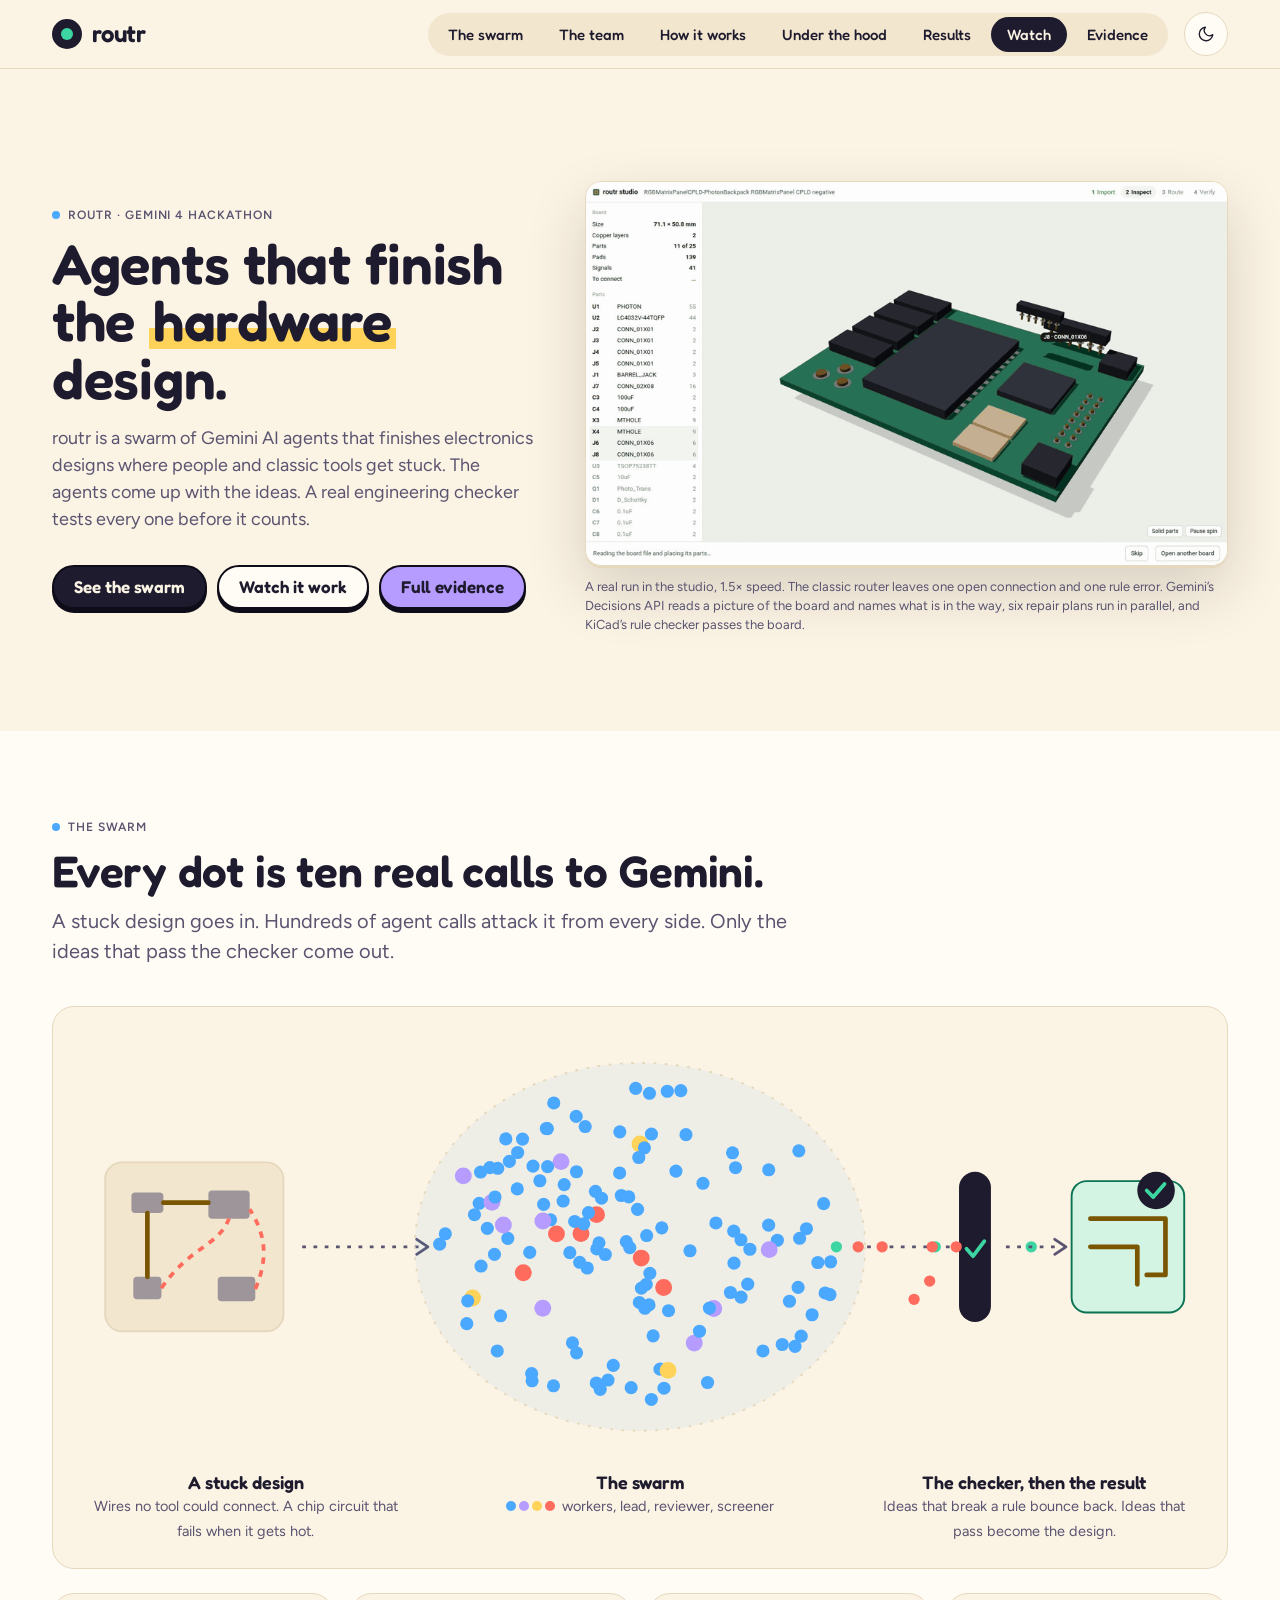
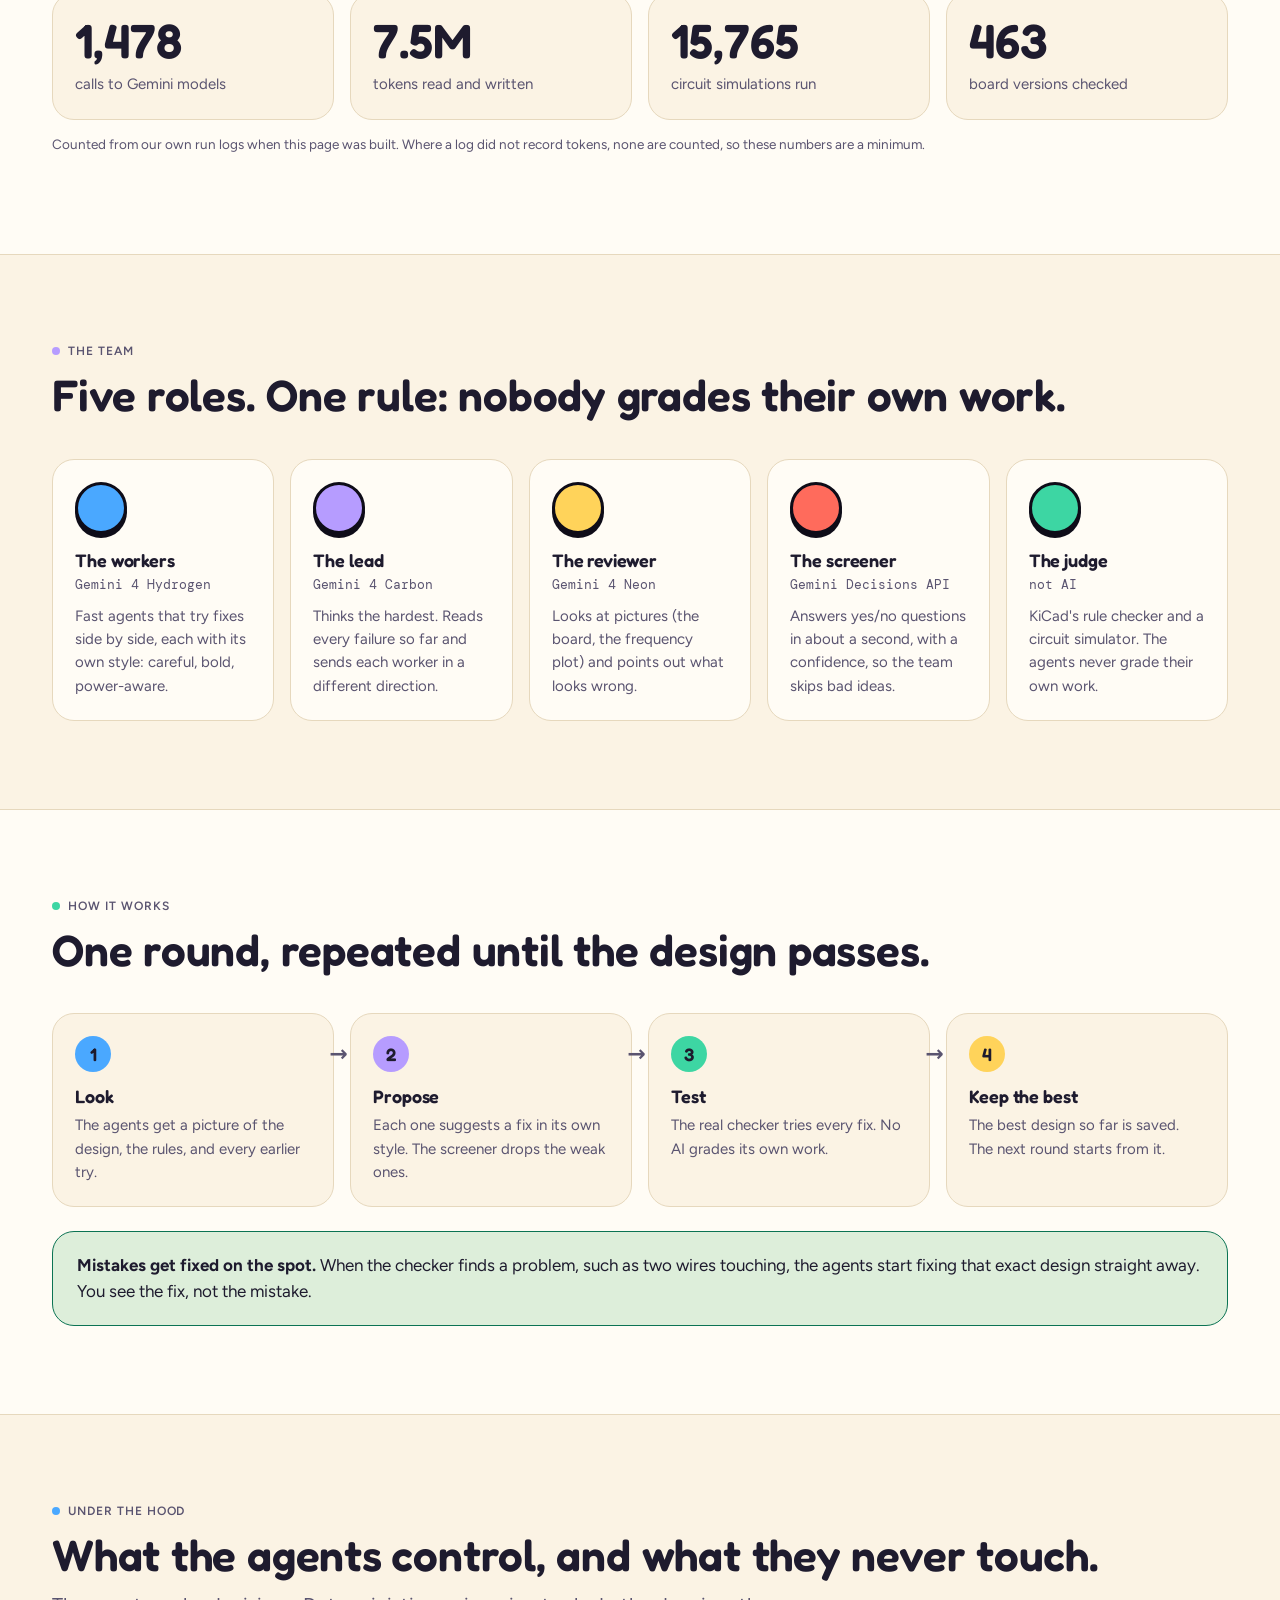
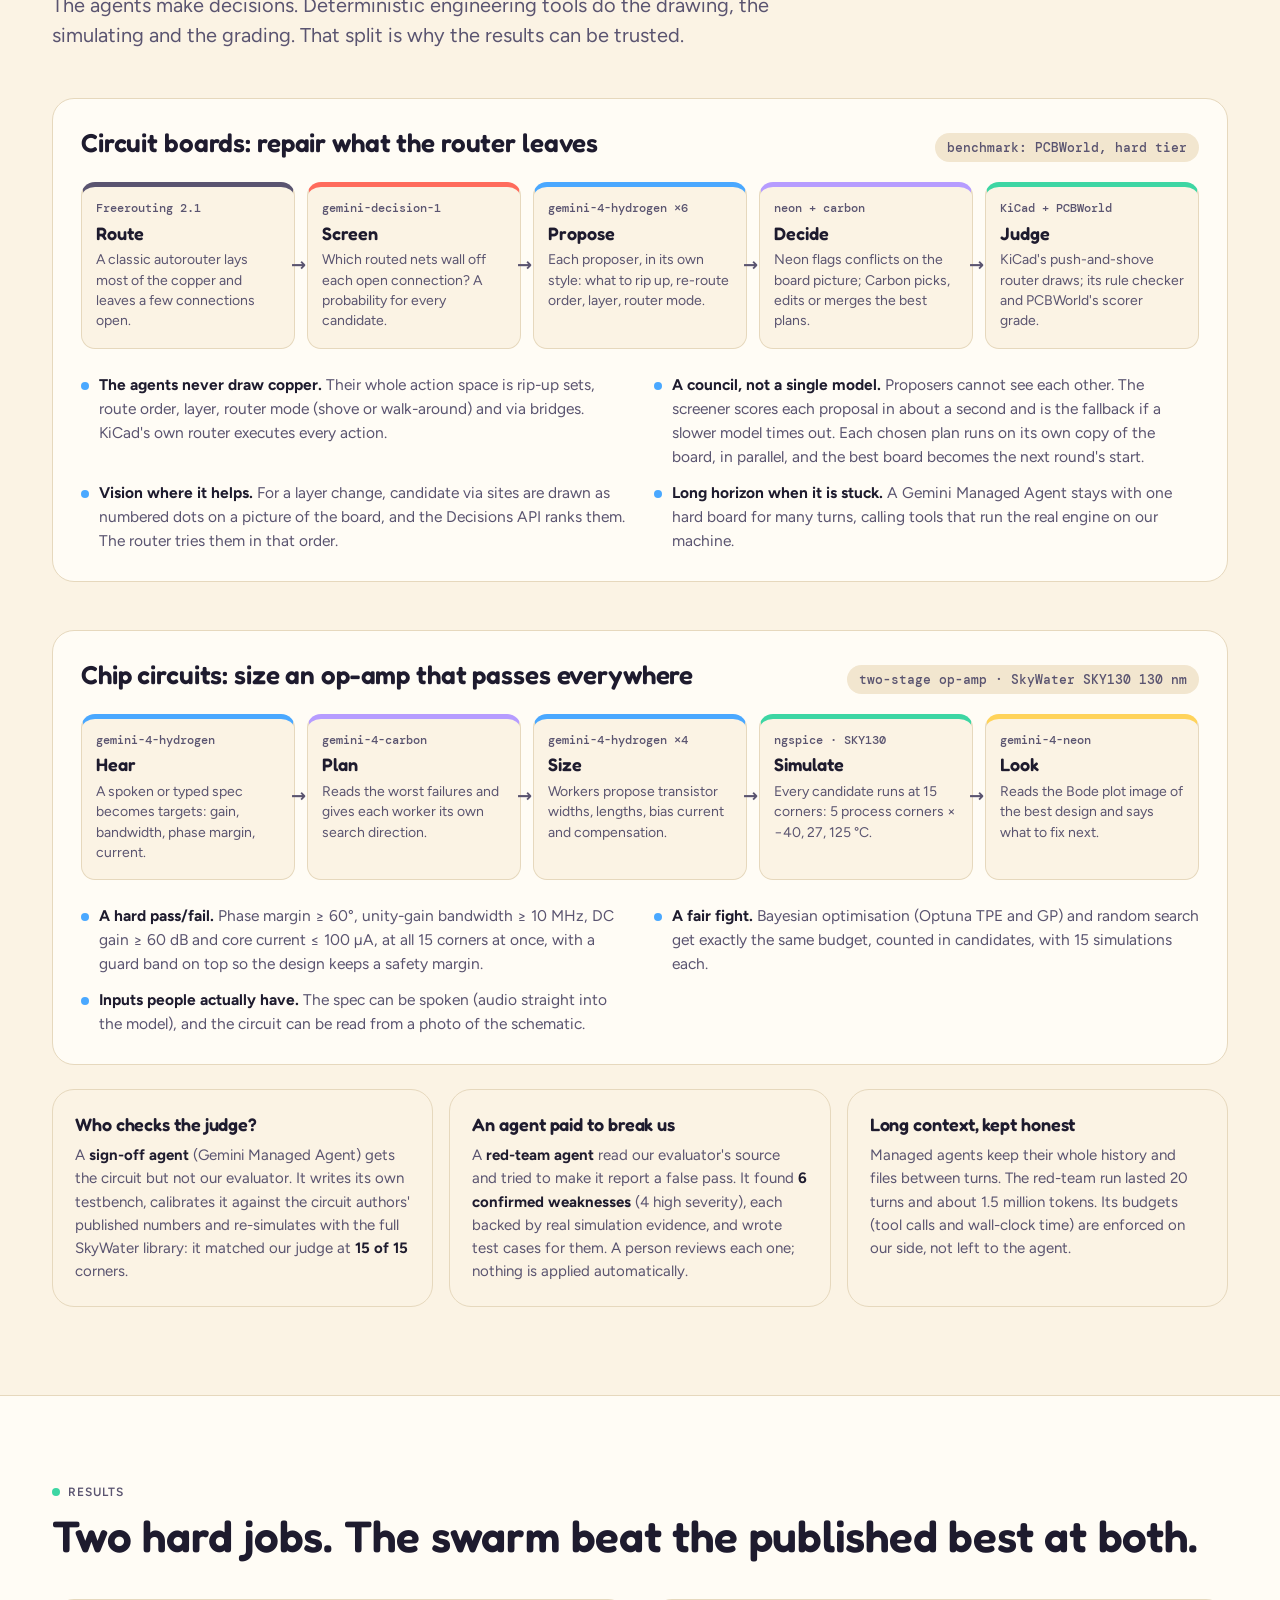
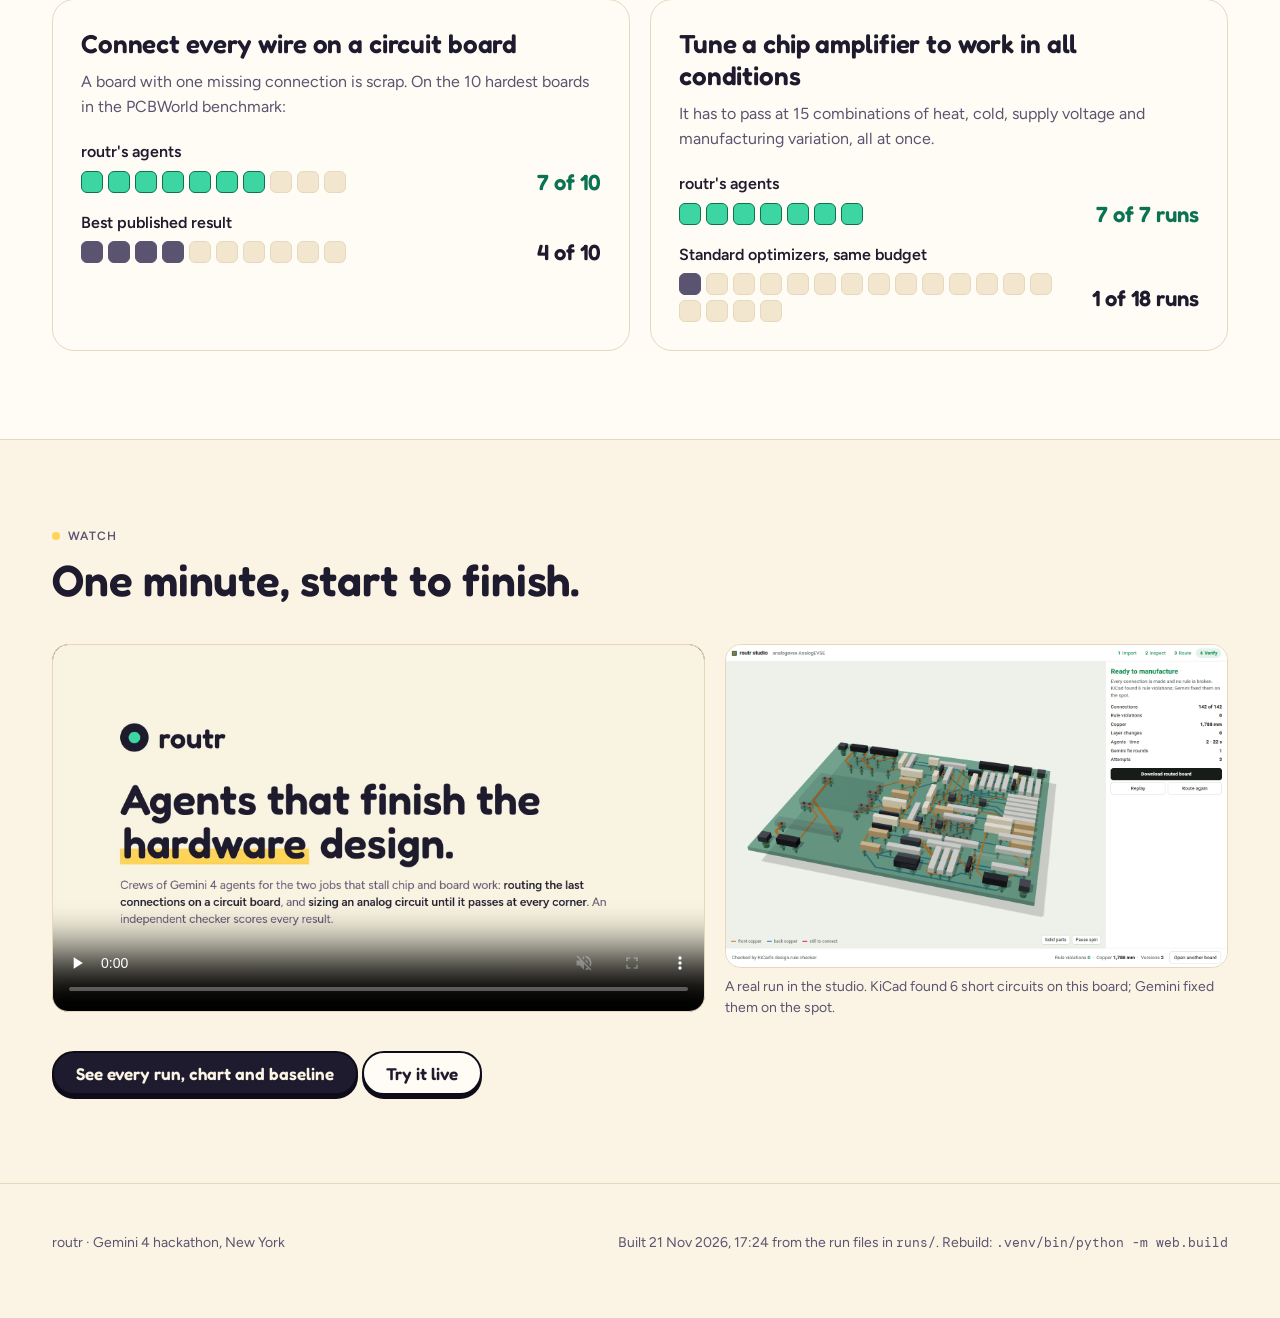
<file: index.html>
<!doctype html>
<html lang="en"><head><meta charset="utf-8"><meta name="viewport" content="width=device-width,initial-scale=1">
<title>routr</title>
<meta name="description" content="A swarm of Gemini AI agents that finishes electronics designs. Agents propose, a real checker decides.">
<link rel="preconnect" href="https://fonts.googleapis.com"><link rel="preconnect" href="https://fonts.gstatic.com" crossorigin>
<link rel="stylesheet" href="https://fonts.googleapis.com/css2?family=DM+Mono:wght@400;500&family=Figtree:wght@400;600&family=Fredoka:wght@500;600&display=swap"><link rel="stylesheet" href="style.css">
</head><body>
<nav class="top"><div class="wrap">
  <a class="brand" href="index.html"><i></i><span>routr</span></a>
  <div class="tabs"><a href="#swarm">The swarm</a><a href="#team">The team</a><a href="#how">How it works</a><a href="#tech">Under the hood</a><a href="#results">Results</a><a href="#watch">Watch</a><a href="evidence.html">Evidence</a></div>
  <button class="themebtn" aria-label="Switch light or dark theme"><svg viewBox="0 0 24 24" fill="none" stroke="currentColor" stroke-width="1.8" stroke-linecap="round" stroke-linejoin="round"><path d="M21 12.8A9 9 0 1 1 11.2 3a7 7 0 0 0 9.8 9.8z"/></svg></button>
</div></nav>

<header class="hero simple" id="top">
  <div class="wrap split"><div class="herotext">
    <div class="eyebrow"><span class="dot" style="background:var(--sky)"></span>routr · Gemini 4 hackathon</div>
    <h1>Agents that finish the <em>hardware</em> design.</h1>
    <p class="lede">routr is a swarm of Gemini AI agents that finishes electronics designs where people and classic
      tools get stuck. The agents come up with the ideas. A real engineering checker tests every one before it counts.</p>
    <div class="cta"><a class="btn main" href="#swarm">See the swarm</a><a class="btn paper" href="#watch">Watch it work</a>
      <a class="btn lilac" href="evidence.html">Full evidence</a></div>
  </div><figure class="shot herogif"><img src="img/shots/studio_route.gif" alt="The routr studio routing a circuit board: the classic router lays copper, Gemini screens what blocks the last connection, repair plans run, and KiCad marks it ready to manufacture"><figcaption>A real run in the studio, 1.5× speed. The classic router leaves one open connection and one rule error. Gemini’s Decisions API reads a picture of the board and names what is in the way, six repair plans run in parallel, and KiCad’s rule checker passes the board.</figcaption></figure></div>
</header>

<section class="band alt" id="swarm">
  <div class="wrap">
    <div class="sechead"><div><div class="eyebrow"><span class="dot" style="background:var(--sky)"></span>The swarm</div>
      <h2>Every dot is ten real calls to Gemini.</h2>
      <p class="lede">A stuck design goes in. Hundreds of agent calls attack it from every side. Only the ideas that pass the
        checker come out.</p></div></div>
    <div class="swarmfig">
      <svg class="swarm" viewBox="0 0 1200 460" role="img" aria-label="A stuck design goes into a swarm of
 136 dots, one per ten Gemini calls; ideas leave the swarm for a checker, and only checked ones become the finished design.">
  <g class="stuck">
    <rect x="30" y="140" width="190" height="180" rx="18" class="board"/>
    <rect x="58" y="172" width="34" height="22" rx="4" class="s-part"/><rect x="150" y="262" width="40" height="26" rx="4" class="s-part"/>
    <rect x="140" y="170" width="44" height="30" rx="4" class="s-part"/><rect x="60" y="262" width="30" height="24" rx="4" class="s-part"/>
    <path d="M92 183 H140" class="wire"/><path d="M75 262 V194" class="wire"/>
    <path d="M90 274 C120 230 150 230 162 200" class="s-open"/><path d="M190 275 C205 240 200 215 184 190" class="s-open"/>
  </g>
  <path d="M240 230 H370" class="s-flow"/><path d="M362 222 L374 230 L362 238" class="s-head"/>
  <ellipse cx="600" cy="230" rx="240" ry="196" class="cloud"/>
  <circle class="s-dot sky" cx="621.3" cy="360.4" r="7" style="animation-delay:-4.92s;animation-duration:7.46s"/><circle class="s-dot sky" cx="504.7" cy="201.2" r="7" style="animation-delay:-2.15s;animation-duration:7.54s"/><circle class="s-dot sky" cx="460.8" cy="138.9" r="7" style="animation-delay:-1.40s;animation-duration:5.94s"/><circle class="s-dot sky" cx="638.3" cy="149.3" r="7" style="animation-delay:-0.02s;animation-duration:5.68s"/><circle class="s-dot sky" cx="543.8" cy="252.6" r="7" style="animation-delay:-5.72s;animation-duration:6.76s"/><circle class="s-dot sky" cx="606.7" cy="270.0" r="7" style="animation-delay:-4.06s;animation-duration:4.22s"/><circle class="s-dot sky" cx="771.8" cy="325.2" r="7" style="animation-delay:-5.25s;animation-duration:7.19s"/><circle class="s-dot coral" cx="553.7" cy="195.7" r="9" style="animation-delay:-0.62s;animation-duration:6.54s"/><circle class="s-dot sky" cx="474.8" cy="115.2" r="7" style="animation-delay:-2.04s;animation-duration:4.21s"/><circle class="s-dot sky" cx="428.6" cy="183.6" r="7" style="animation-delay:-0.15s;animation-duration:7.50s"/><circle class="s-dot sky" cx="649.0" cy="110.5" r="7" style="animation-delay:-1.51s;animation-duration:5.39s"/><circle class="s-dot sky" cx="541.6" cy="101.8" r="7" style="animation-delay:-5.09s;animation-duration:7.97s"/><circle class="s-dot sky" cx="585.4" cy="224.5" r="7" style="animation-delay:-0.52s;animation-duration:4.41s"/><circle class="s-dot sky" cx="532.3" cy="150.0" r="7" style="animation-delay:-4.97s;animation-duration:4.65s"/><circle class="s-dot sky" cx="612.2" cy="109.8" r="7" style="animation-delay:-3.26s;animation-duration:4.11s"/><circle class="s-dot sky" cx="612.1" cy="392.7" r="7" style="animation-delay:-5.18s;animation-duration:6.78s"/><circle class="s-dot sky" cx="497.3" cy="184.7" r="7" style="animation-delay:-1.00s;animation-duration:7.09s"/><circle class="s-dot sky" cx="614.0" cy="324.9" r="7" style="animation-delay:-1.98s;animation-duration:4.89s"/><circle class="s-dot sky" cx="751.6" cy="334.1" r="7" style="animation-delay:-4.91s;animation-duration:6.96s"/><circle class="s-dot sky" cx="482.5" cy="236.0" r="7" style="animation-delay:-2.13s;animation-duration:4.12s"/><circle class="s-dot lilac" cx="496.4" cy="295.5" r="9" style="animation-delay:-5.74s;animation-duration:5.79s"/><circle class="s-dot sky" cx="795.7" cy="184.0" r="7" style="animation-delay:-1.32s;animation-duration:4.91s"/><circle class="s-dot sky" cx="469.6" cy="129.5" r="7" style="animation-delay:-3.74s;animation-duration:7.60s"/><circle class="s-dot sky" cx="746.4" cy="223.0" r="7" style="animation-delay:-3.92s;animation-duration:7.20s"/><circle class="s-dot butter" cx="421.5" cy="284.6" r="9" style="animation-delay:-5.46s;animation-duration:7.13s"/><circle class="s-dot sky" cx="707.6" cy="222.5" r="7" style="animation-delay:-1.07s;animation-duration:7.16s"/><circle class="s-dot sky" cx="528.0" cy="332.3" r="7" style="animation-delay:-5.83s;animation-duration:5.58s"/><circle class="s-dot sky" cx="557.6" cy="381.9" r="7" style="animation-delay:-4.35s;animation-duration:4.68s"/><circle class="s-dot sky" cx="447.9" cy="341.0" r="7" style="animation-delay:-5.88s;animation-duration:6.63s"/><circle class="s-dot sky" cx="535.7" cy="246.5" r="7" style="animation-delay:-0.79s;animation-duration:4.06s"/><circle class="s-dot sky" cx="802.5" cy="280.9" r="7" style="animation-delay:-3.16s;animation-duration:7.73s"/><circle class="s-dot sky" cx="571.5" cy="356.4" r="7" style="animation-delay:-4.96s;animation-duration:4.84s"/><circle class="s-dot sky" cx="493.3" cy="159.6" r="7" style="animation-delay:-1.44s;animation-duration:6.35s"/><circle class="s-dot lilac" cx="496.5" cy="202.5" r="9" style="animation-delay:-0.79s;animation-duration:7.64s"/><circle class="s-dot coral" cx="537.1" cy="215.8" r="9" style="animation-delay:-3.50s;animation-duration:7.62s"/><circle class="s-dot sky" cx="565.9" cy="372.0" r="7" style="animation-delay:-3.01s;animation-duration:6.13s"/><circle class="s-dot sky" cx="610.1" cy="66.4" r="7" style="animation-delay:-2.64s;animation-duration:4.73s"/><circle class="s-dot sky" cx="459.1" cy="221.0" r="7" style="animation-delay:-4.35s;animation-duration:6.23s"/><circle class="s-dot sky" cx="525.2" cy="236.2" r="7" style="animation-delay:-3.33s;animation-duration:7.14s"/><circle class="s-dot sky" cx="430.6" cy="250.5" r="7" style="animation-delay:-1.49s;animation-duration:5.11s"/><circle class="s-dot sky" cx="717.1" cy="232.6" r="7" style="animation-delay:-3.37s;animation-duration:7.04s"/><circle class="s-dot sky" cx="777.4" cy="210.7" r="7" style="animation-delay:-3.68s;animation-duration:6.02s"/><circle class="s-dot sky" cx="605.2" cy="295.5" r="7" style="animation-delay:-2.71s;animation-duration:6.13s"/><circle class="s-dot sky" cx="590.6" cy="380.1" r="7" style="animation-delay:-4.20s;animation-duration:7.51s"/><circle class="s-dot sky" cx="625.6" cy="380.7" r="7" style="animation-delay:-5.04s;animation-duration:4.55s"/><circle class="s-dot sky" cx="437.3" cy="210.3" r="7" style="animation-delay:-0.44s;animation-duration:4.96s"/><circle class="s-dot sky" cx="416.4" cy="287.6" r="7" style="animation-delay:-4.70s;animation-duration:7.59s"/><circle class="s-dot sky" cx="451.4" cy="303.5" r="7" style="animation-delay:-3.96s;animation-duration:4.57s"/><circle class="s-dot sky" cx="556.3" cy="225.7" r="7" style="animation-delay:-5.94s;animation-duration:7.33s"/><circle class="s-dot lilac" cx="454.4" cy="206.7" r="9" style="animation-delay:-3.09s;animation-duration:5.36s"/><circle class="s-dot sky" cx="469.2" cy="168.3" r="7" style="animation-delay:-4.33s;animation-duration:4.08s"/><circle class="s-dot sky" cx="623.2" cy="209.8" r="7" style="animation-delay:-0.11s;animation-duration:5.33s"/><circle class="s-dot sky" cx="653.3" cy="234.2" r="7" style="animation-delay:-0.39s;animation-duration:7.94s"/><circle class="s-dot sky" cx="430.1" cy="150.3" r="7" style="animation-delay:-0.24s;animation-duration:7.12s"/><circle class="s-dot sky" cx="501.3" cy="104.0" r="7" style="animation-delay:-2.53s;animation-duration:7.65s"/><circle class="s-dot sky" cx="737.2" cy="147.9" r="7" style="animation-delay:-0.90s;animation-duration:7.68s"/><circle class="s-dot sky" cx="630.4" cy="298.1" r="7" style="animation-delay:-0.54s;animation-duration:4.23s"/><circle class="s-dot sky" cx="680.9" cy="204.6" r="7" style="animation-delay:-0.43s;animation-duration:7.75s"/><circle class="s-dot lilac" cx="657.8" cy="332.6" r="9" style="animation-delay:-0.50s;animation-duration:7.42s"/><circle class="s-dot sky" cx="580.1" cy="175.3" r="7" style="animation-delay:-3.32s;animation-duration:7.71s"/><circle class="s-dot sky" cx="500.2" cy="103.9" r="7" style="animation-delay:-3.16s;animation-duration:4.95s"/><circle class="s-dot sky" cx="519.2" cy="163.7" r="7" style="animation-delay:-4.56s;animation-duration:5.16s"/><circle class="s-dot butter" cx="600.0" cy="120.5" r="9" style="animation-delay:-2.08s;animation-duration:4.07s"/><circle class="s-dot sky" cx="700.2" cy="247.4" r="7" style="animation-delay:-1.14s;animation-duration:5.90s"/><circle class="s-dot sky" cx="737.1" cy="206.9" r="7" style="animation-delay:-2.97s;animation-duration:7.34s"/><circle class="s-dot sky" cx="554.0" cy="232.3" r="7" style="animation-delay:-4.13s;animation-duration:7.93s"/><circle class="s-dot sky" cx="532.4" cy="343.0" r="7" style="animation-delay:-4.24s;animation-duration:6.54s"/><circle class="s-dot sky" cx="559.0" cy="178.2" r="7" style="animation-delay:-0.33s;animation-duration:4.52s"/><circle class="s-dot sky" cx="415.4" cy="311.9" r="7" style="animation-delay:-1.53s;animation-duration:4.65s"/><circle class="s-dot sky" cx="759.3" cy="288.0" r="7" style="animation-delay:-1.69s;animation-duration:4.97s"/><circle class="s-dot coral" cx="511.0" cy="216.2" r="9" style="animation-delay:-0.95s;animation-duration:5.78s"/><circle class="s-dot sky" cx="803.2" cy="246.0" r="7" style="animation-delay:-1.47s;animation-duration:7.86s"/><circle class="s-dot sky" cx="518.1" cy="181.2" r="7" style="animation-delay:-0.01s;animation-duration:5.53s"/><circle class="s-dot sky" cx="589.1" cy="230.9" r="7" style="animation-delay:-1.21s;animation-duration:6.02s"/><circle class="s-dot sky" cx="423.6" cy="195.8" r="7" style="animation-delay:-0.25s;animation-duration:4.09s"/><circle class="s-dot lilac" cx="515.8" cy="139.2" r="9" style="animation-delay:-3.51s;animation-duration:6.12s"/><circle class="s-dot sky" cx="707.7" cy="283.6" r="7" style="animation-delay:-4.30s;animation-duration:7.52s"/><circle class="s-dot sky" cx="552.5" cy="170.9" r="7" style="animation-delay:-5.91s;animation-duration:4.60s"/><circle class="s-dot sky" cx="696.4" cy="278.7" r="7" style="animation-delay:-0.26s;animation-duration:7.34s"/><circle class="s-dot sky" cx="768.5" cy="273.3" r="7" style="animation-delay:-4.40s;animation-duration:7.25s"/><circle class="s-dot sky" cx="444.9" cy="238.1" r="7" style="animation-delay:-3.03s;animation-duration:7.34s"/><circle class="s-dot sky" cx="731.0" cy="341.0" r="7" style="animation-delay:-3.50s;animation-duration:7.57s"/><circle class="s-dot lilac" cx="678.6" cy="295.7" r="9" style="animation-delay:-1.38s;animation-duration:4.12s"/><circle class="s-dot lilac" cx="442.2" cy="182.6" r="9" style="animation-delay:-0.63s;animation-duration:7.34s"/><circle class="s-dot coral" cx="625.2" cy="273.4" r="9" style="animation-delay:-3.76s;animation-duration:6.72s"/><circle class="s-dot sky" cx="595.4" cy="61.1" r="7" style="animation-delay:-4.79s;animation-duration:6.99s"/><circle class="s-dot coral" cx="601.3" cy="242.0" r="9" style="animation-delay:-3.96s;animation-duration:4.26s"/><circle class="s-dot sky" cx="701.8" cy="145.7" r="7" style="animation-delay:-0.45s;animation-duration:5.06s"/><circle class="s-dot sky" cx="698.6" cy="129.8" r="7" style="animation-delay:-4.44s;animation-duration:7.90s"/><circle class="s-dot sky" cx="597.4" cy="190.1" r="7" style="animation-delay:-2.87s;animation-duration:6.73s"/><circle class="s-dot sky" cx="714.8" cy="269.8" r="7" style="animation-delay:-3.86s;animation-duration:4.31s"/><circle class="s-dot sky" cx="448.4" cy="146.3" r="7" style="animation-delay:-4.46s;animation-duration:5.22s"/><circle class="s-dot sky" cx="629.1" cy="64.2" r="7" style="animation-delay:-0.36s;animation-duration:5.08s"/><circle class="s-dot sky" cx="674.0" cy="295.3" r="7" style="animation-delay:-4.05s;animation-duration:5.16s"/><circle class="s-dot sky" cx="607.1" cy="218.0" r="7" style="animation-delay:-2.80s;animation-duration:4.47s"/><circle class="s-dot sky" cx="769.3" cy="127.7" r="7" style="animation-delay:-5.87s;animation-duration:7.75s"/><circle class="s-dot sky" cx="392.5" cy="216.1" r="7" style="animation-delay:-4.92s;animation-duration:7.87s"/><circle class="s-dot sky" cx="578.3" cy="151.3" r="7" style="animation-delay:-1.26s;animation-duration:7.78s"/><circle class="s-dot coral" cx="475.6" cy="257.7" r="9" style="animation-delay:-0.85s;animation-duration:6.10s"/><circle class="s-dot lilac" cx="737.7" cy="233.0" r="9" style="animation-delay:-5.32s;animation-duration:6.81s"/><circle class="s-dot sky" cx="484.5" cy="365.2" r="7" style="animation-delay:-2.92s;animation-duration:4.10s"/><circle class="s-dot sky" cx="386.5" cy="227.2" r="7" style="animation-delay:-2.70s;animation-duration:5.21s"/><circle class="s-dot sky" cx="445.5" cy="176.9" r="7" style="animation-delay:-1.90s;animation-duration:7.36s"/><circle class="s-dot sky" cx="783.4" cy="302.4" r="7" style="animation-delay:-5.41s;animation-duration:5.16s"/><circle class="s-dot sky" cx="545.1" cy="193.6" r="7" style="animation-delay:-5.99s;animation-duration:6.36s"/><circle class="s-dot sky" cx="540.1" cy="205.5" r="7" style="animation-delay:-1.65s;animation-duration:4.19s"/><circle class="s-dot sky" cx="507.8" cy="378.1" r="7" style="animation-delay:-1.50s;animation-duration:5.06s"/><circle class="s-dot sky" cx="604.7" cy="124.5" r="7" style="animation-delay:-2.24s;animation-duration:7.82s"/><circle class="s-dot sky" cx="765.2" cy="336.1" r="7" style="animation-delay:-3.79s;animation-duration:7.65s"/><circle class="s-dot sky" cx="789.5" cy="246.7" r="7" style="animation-delay:-4.32s;animation-duration:4.20s"/><circle class="s-dot sky" cx="699.9" cy="213.3" r="7" style="animation-delay:-4.52s;animation-duration:6.58s"/><circle class="s-dot sky" cx="508.1" cy="76.7" r="7" style="animation-delay:-5.56s;animation-duration:4.51s"/><circle class="s-dot sky" cx="588.0" cy="176.8" r="7" style="animation-delay:-1.79s;animation-duration:6.96s"/><circle class="s-dot sky" cx="667.1" cy="162.3" r="7" style="animation-delay:-3.34s;animation-duration:5.58s"/><circle class="s-dot sky" cx="457.0" cy="115.0" r="7" style="animation-delay:-1.25s;animation-duration:7.62s"/><circle class="s-dot sky" cx="598.7" cy="134.8" r="7" style="animation-delay:-5.44s;animation-duration:7.99s"/><circle class="s-dot sky" cx="578.5" cy="107.5" r="7" style="animation-delay:-1.15s;animation-duration:4.36s"/><circle class="s-dot sky" cx="532.0" cy="91.0" r="7" style="animation-delay:-1.43s;animation-duration:5.03s"/><circle class="s-dot butter" cx="629.9" cy="361.7" r="9" style="animation-delay:-4.50s;animation-duration:5.65s"/><circle class="s-dot sky" cx="563.0" cy="238.2" r="7" style="animation-delay:-2.26s;animation-duration:5.35s"/><circle class="s-dot lilac" cx="411.7" cy="154.4" r="9" style="animation-delay:-5.81s;animation-duration:4.50s"/><circle class="s-dot sky" cx="601.5" cy="274.1" r="7" style="animation-delay:-5.18s;animation-duration:4.86s"/><circle class="s-dot sky" cx="501.5" cy="144.5" r="7" style="animation-delay:-2.40s;animation-duration:5.78s"/><circle class="s-dot sky" cx="770.1" cy="220.9" r="7" style="animation-delay:-3.52s;animation-duration:4.00s"/><circle class="s-dot sky" cx="553.4" cy="375.1" r="7" style="animation-delay:-4.95s;animation-duration:7.42s"/><circle class="s-dot sky" cx="609.6" cy="291.9" r="7" style="animation-delay:-5.65s;animation-duration:6.89s"/><circle class="s-dot sky" cx="663.4" cy="320.0" r="7" style="animation-delay:-2.74s;animation-duration:6.21s"/><circle class="s-dot sky" cx="485.0" cy="372.8" r="7" style="animation-delay:-3.87s;animation-duration:5.22s"/><circle class="s-dot sky" cx="440.0" cy="145.6" r="7" style="animation-delay:-3.82s;animation-duration:6.79s"/><circle class="s-dot sky" cx="610.5" cy="258.2" r="7" style="animation-delay:-2.33s;animation-duration:4.89s"/><circle class="s-dot sky" cx="643.5" cy="63.6" r="7" style="animation-delay:-1.81s;animation-duration:5.84s"/><circle class="s-dot sky" cx="797.3" cy="279.2" r="7" style="animation-delay:-5.30s;animation-duration:5.90s"/><circle class="s-dot sky" cx="486.0" cy="144.0" r="7" style="animation-delay:-5.76s;animation-duration:6.82s"/><circle class="s-dot sky" cx="599.3" cy="289.3" r="7" style="animation-delay:-2.52s;animation-duration:5.03s"/><circle class="s-dot sky" cx="672.0" cy="374.6" r="7" style="animation-delay:-1.36s;animation-duration:4.14s"/><circle class="s-dot sky" cx="530.4" cy="203.0" r="7" style="animation-delay:-4.10s;animation-duration:4.79s"/>
  <path d="M830 230 H930" class="s-flow"/>
  <g class="gate"><rect x="940" y="150" width="34" height="160" rx="17"/><path d="M948 232 l7 8 l12 -16" class="tick"/></g>
  <circle class="idea ok" r="6"><animateMotion dur="5s" begin="-0.00s" repeatCount="indefinite" path="M800,230 L948,230 L1110,230"/></circle><circle class="idea no" r="6"><animateMotion dur="5s" begin="-0.55s" repeatCount="indefinite" path="M800,230 L940,230 L880,300"/></circle><circle class="idea no" r="6"><animateMotion dur="5s" begin="-1.10s" repeatCount="indefinite" path="M800,230 L940,230 L880,300"/></circle><circle class="idea ok" r="6"><animateMotion dur="5s" begin="-1.65s" repeatCount="indefinite" path="M800,230 L948,230 L1110,230"/></circle><circle class="idea no" r="6"><animateMotion dur="5s" begin="-2.20s" repeatCount="indefinite" path="M800,230 L940,230 L880,300"/></circle><circle class="idea no" r="6"><animateMotion dur="5s" begin="-2.75s" repeatCount="indefinite" path="M800,230 L940,230 L880,300"/></circle><circle class="idea ok" r="6"><animateMotion dur="5s" begin="-3.30s" repeatCount="indefinite" path="M800,230 L948,230 L1110,230"/></circle><circle class="idea no" r="6"><animateMotion dur="5s" begin="-3.85s" repeatCount="indefinite" path="M800,230 L940,230 L880,300"/></circle><circle class="idea no" r="6"><animateMotion dur="5s" begin="-4.40s" repeatCount="indefinite" path="M800,230 L940,230 L880,300"/></circle>
  <path d="M990 230 H1050" class="s-flow"/><path d="M1042 222 L1054 230 L1042 238" class="s-head"/>
  <g class="done">
    <rect x="1060" y="160" width="120" height="140" rx="16" class="board ok"/>
    <path d="M1080 200 H1160 M1080 230 H1130 V270 M1160 200 V260 H1140" class="wire"/>
    <circle cx="1150" cy="170" r="20" class="badge"/><path d="M1140 170 l7 7 l12 -14" class="tick"/>
  </g>
</svg>
      <div class="swarmcap"><div><b>A stuck design</b><span>Wires no tool could connect. A chip circuit that fails when it gets hot.</span></div>
        <div><b>The swarm</b><span><i class="key sky"></i><i class="key lilac"></i><i class="key butter"></i><i class="key coral"></i> workers, lead, reviewer, screener</span></div>
        <div><b>The checker, then the result</b><span>Ideas that break a rule bounce back. Ideas that pass become the design.</span></div></div>
    </div>
    <div class="counts"><div class="count"><b>1,478</b><span>calls to Gemini models</span></div><div class="count"><b>7.5M</b><span>tokens read and written</span></div><div class="count"><b>15,765</b><span>circuit simulations run</span></div><div class="count"><b>463</b><span>board versions checked</span></div></div>
    <p class="soft note">Counted from our own run logs when this page was built. Where a log did not record tokens,
      none are counted, so these numbers are a minimum.</p>
  </div>
</section>

<section class="band" id="team">
  <div class="wrap">
    <div class="sechead"><div><div class="eyebrow"><span class="dot" style="background:var(--lilac)"></span>The team</div>
      <h2>Five roles. One rule: nobody grades their own work.</h2></div></div>
    <div class="team"><div class="member sky"><i class="avatar"></i><div><h4>The workers</h4><small>Gemini 4 Hydrogen</small><p>Fast agents that try fixes side by side, each with its own style: careful, bold, power-aware.</p></div></div><div class="member lilac"><i class="avatar"></i><div><h4>The lead</h4><small>Gemini 4 Carbon</small><p>Thinks the hardest. Reads every failure so far and sends each worker in a different direction.</p></div></div><div class="member butter"><i class="avatar"></i><div><h4>The reviewer</h4><small>Gemini 4 Neon</small><p>Looks at pictures (the board, the frequency plot) and points out what looks wrong.</p></div></div><div class="member coral"><i class="avatar"></i><div><h4>The screener</h4><small>Gemini Decisions API</small><p>Answers yes/no questions in about a second, with a confidence, so the team skips bad ideas.</p></div></div><div class="member mint"><i class="avatar"></i><div><h4>The judge</h4><small>not AI</small><p>KiCad's rule checker and a circuit simulator. The agents never grade their own work.</p></div></div></div>
  </div>
</section>

<section class="band alt" id="how">
  <div class="wrap">
    <div class="sechead"><div><div class="eyebrow"><span class="dot" style="background:var(--mint)"></span>How it works</div>
      <h2>One round, repeated until the design passes.</h2></div></div>
    <ol class="rounds"><li class="lstep sky"><span class="num">1</span><h4>Look</h4><p>The agents get a picture of the design, the rules, and every earlier try.</p></li><li class="lstep lilac"><span class="num">2</span><h4>Propose</h4><p>Each one suggests a fix in its own style. The screener drops the weak ones.</p></li><li class="lstep mint"><span class="num">3</span><h4>Test</h4><p>The real checker tries every fix. No AI grades its own work.</p></li><li class="lstep butter"><span class="num">4</span><h4>Keep the best</h4><p>The best design so far is saved. The next round starts from it.</p></li></ol>
    <div class="callout"><b>Mistakes get fixed on the spot.</b> When the checker finds a problem, such as two wires touching,
      the agents start fixing that exact design straight away. You see the fix, not the mistake.</div>
  </div>
</section>


<section class="band" id="tech">
  <div class="wrap">
    <div class="sechead"><div><div class="eyebrow"><span class="dot" style="background:var(--sky)"></span>Under the hood</div>
      <h2>What the agents control, and what they never touch.</h2>
      <p class="lede">The agents make decisions. Deterministic engineering tools do the drawing, the simulating and the
        grading. That split is why the results can be trusted.</p></div></div>

    <div class="techjob">
      <div class="techhead"><h3>Circuit boards: repair what the router leaves</h3>
        <span class="tag">benchmark: PCBWorld, hard tier</span></div>
      <ol class="pipe"><li class="plain"><span class="who">Freerouting 2.1</span><b>Route</b><small>A classic autorouter lays most of the copper and leaves a few connections open.</small></li><li class="coral"><span class="who">gemini-decision-1</span><b>Screen</b><small>Which routed nets wall off each open connection? A probability for every candidate.</small></li><li class="sky"><span class="who">gemini-4-hydrogen ×6</span><b>Propose</b><small>Each proposer, in its own style: what to rip up, re-route order, layer, router mode.</small></li><li class="lilac"><span class="who">neon + carbon</span><b>Decide</b><small>Neon flags conflicts on the board picture; Carbon picks, edits or merges the best plans.</small></li><li class="mint"><span class="who">KiCad + PCBWorld</span><b>Judge</b><small>KiCad's push-and-shove router draws; its rule checker and PCBWorld's scorer grade.</small></li></ol>
      <ul class="facts">
        <li><b>The agents never draw copper.</b> Their whole action space is rip-up sets, route order, layer, router mode
          (shove or walk-around) and via bridges. KiCad's own router executes every action.</li>
        <li><b>A council, not a single model.</b> Proposers cannot see each other. The screener scores each proposal in about a
          second and is the fallback if a slower model times out. Each chosen plan runs on its own copy of the board, in
          parallel, and the best board becomes the next round's start.</li>
        <li><b>Vision where it helps.</b> For a layer change, candidate via sites are drawn as numbered dots on a picture of
          the board, and the Decisions API ranks them. The router tries them in that order.</li>
        <li><b>Long horizon when it is stuck.</b> A Gemini Managed Agent stays with one hard board for many turns, calling
          tools that run the real engine on our machine.</li>
      </ul>
    </div>

    <div class="techjob">
      <div class="techhead"><h3>Chip circuits: size an op-amp that passes everywhere</h3>
        <span class="tag">two-stage op-amp · SkyWater SKY130 130 nm</span></div>
      <ol class="pipe"><li class="sky"><span class="who">gemini-4-hydrogen</span><b>Hear</b><small>A spoken or typed spec becomes targets: gain, bandwidth, phase margin, current.</small></li><li class="lilac"><span class="who">gemini-4-carbon</span><b>Plan</b><small>Reads the worst failures and gives each worker its own search direction.</small></li><li class="sky"><span class="who">gemini-4-hydrogen ×4</span><b>Size</b><small>Workers propose transistor widths, lengths, bias current and compensation.</small></li><li class="mint"><span class="who">ngspice · SKY130</span><b>Simulate</b><small>Every candidate runs at 15 corners: 5 process corners × −40, 27, 125 °C.</small></li><li class="butter"><span class="who">gemini-4-neon</span><b>Look</b><small>Reads the Bode plot image of the best design and says what to fix next.</small></li></ol>
      <ul class="facts">
        <li><b>A hard pass/fail.</b> Phase margin ≥ 60°, unity-gain bandwidth ≥ 10 MHz, DC gain ≥ 60 dB and core current
          ≤ 100 µA, at all 15 corners at once, with a guard band on top so the design keeps a safety margin.</li>
        <li><b>A fair fight.</b> Bayesian optimisation (Optuna TPE and GP) and random search get exactly the same
          budget, counted in candidates, with 15 simulations each.</li>
        <li><b>Inputs people actually have.</b> The spec can be spoken (audio straight into the model), and the circuit can
          be read from a photo of the schematic.</li>
      </ul>
    </div>

    <div class="trust">
      <div><h4>Who checks the judge?</h4><p>A <b>sign-off agent</b> (Gemini Managed Agent) gets the circuit but not our
        evaluator. It writes its own testbench, calibrates it against the circuit authors' published numbers and
        re-simulates with the full SkyWater library: it matched our judge at <b>15 of 15</b> corners.</p></div>
      <div><h4>An agent paid to break us</h4><p>A <b>red-team agent</b> read our evaluator's source and tried to make it
        report a false pass. It found <b>6 confirmed weaknesses</b> (4 high severity), each backed by real simulation
        evidence, and wrote test cases for them. A person reviews each one; nothing is applied automatically.</p></div>
      <div><h4>Long context, kept honest</h4><p>Managed agents keep their whole history and files between turns. The
        red-team run lasted 20 turns and about 1.5 million tokens. Its budgets (tool calls and wall-clock
        time) are enforced on our side, not left to the agent.</p></div>
    </div>
  </div>
</section>

<section class="band alt" id="results">
  <div class="wrap">
    <div class="sechead"><div><div class="eyebrow"><span class="dot" style="background:var(--mint)"></span>Results</div>
      <h2>Two hard jobs. The swarm beat the published best at both.</h2></div></div>
    <div class="jobs">
      <div class="job">
        <h3>Connect every wire on a circuit board</h3>
        <p>A board with one missing connection is scrap. On the 10 hardest boards in the PCBWorld benchmark:</p>
        <div class="vs"><div><span>routr's agents</span><span class="blocks"><i class="win"></i><i class="win"></i><i class="win"></i><i class="win"></i><i class="win"></i><i class="win"></i><i class="win"></i><i class=""></i><i class=""></i><i class=""></i></span><b class="ok">7 of 10</b></div>
          <div><span>Best published result</span><span class="blocks"><i class="base"></i><i class="base"></i><i class="base"></i><i class="base"></i><i class=""></i><i class=""></i><i class=""></i><i class=""></i><i class=""></i><i class=""></i></span><b>4 of 10</b></div></div>
      </div>
      <div class="job">
        <h3>Tune a chip amplifier to work in all conditions</h3>
        <p>It has to pass at 15 combinations of heat, cold, supply voltage and manufacturing variation, all at once.</p>
        <div class="vs"><div><span>routr's agents</span><span class="blocks"><i class="win"></i><i class="win"></i><i class="win"></i><i class="win"></i><i class="win"></i><i class="win"></i><i class="win"></i></span><b class="ok">7 of 7 runs</b></div>
          <div><span>Standard optimizers, same budget</span><span class="blocks"><i class="base"></i><i class=""></i><i class=""></i><i class=""></i><i class=""></i><i class=""></i><i class=""></i><i class=""></i><i class=""></i><i class=""></i><i class=""></i><i class=""></i><i class=""></i><i class=""></i><i class=""></i><i class=""></i><i class=""></i><i class=""></i></span><b>1 of 18 runs</b></div></div>
      </div>
    </div>
  </div>
</section>

<section class="band" id="watch">
  <div class="wrap">
    <div class="sechead"><div><div class="eyebrow"><span class="dot" style="background:var(--butter)"></span>Watch</div>
      <h2>One minute, start to finish.</h2></div></div>
    <div class="watch"><video class="film" controls muted playsinline preload="none" poster="img/video/summary.jpg" src="img/video/summary.mp4"></video><figure class="shot" data-zoom><img src="img/shots/studio_fix.png" alt="The routr studio after a run: a 3D circuit board marked Ready to manufacture"><figcaption>A real run in the studio. KiCad found 6 short circuits on this board; Gemini fixed them on the spot.</figcaption></figure></div>
    <div class="cta" style="margin-top:32px"><a class="btn main" href="evidence.html">See every run, chart and baseline</a>
      <a class="btn paper" href="evidence.html#pcb-studio">Try it live</a></div>
  </div>
</section>
<footer><div class="wrap"><span>routr · Gemini 4 hackathon, New York</span><span>Built 21 Nov 2026, 17:24 from the run files in <code>runs/</code>. Rebuild: <code>.venv/bin/python -m web.build</code></span></div></footer>
<script src="app.js"></script>
</body></html>
</file>
<file: style.css>
/* routr site. Ithaca design language: cream and ink carry the page; an accent appears only
   where something happened (mint = passes/clean, butter = open/filling/warning, coral = failure,
   lilac = somewhere further to go, sky = a Gemini agent at work). */
:root{
  --ground:#fbf3e4;--raised:#fffcf5;--sunk:#f2e6cf;--line:#e6d8bd;--text:#1e1b2e;--text-soft:#5a5470;
  --main:#1e1b2e;--on-main:#fbf3e4;--ink:#1e1b2e;--cream:#fbf3e4;--ledge:#0e0c18;
  --sky:#4aa8ff;--coral:#ff6b5c;--butter:#ffd35a;--mint:#3dd6a3;--lilac:#b69cff;
  --sky-text:#1a5fbf;--coral-text:#b93425;--butter-text:#7a5600;--mint-text:#0b7353;--lilac-text:#6341c9;
  --shadow-float:0 8px 18px #1e1b2e47;--shadow-ledge:0 4px 0 #0e0c18;
  --r-frame:16px;--r-card:22px;--r-pill:999px;
  --display:Fredoka,ui-rounded,system-ui,sans-serif;--body:Figtree,system-ui,sans-serif;--mono:"DM Mono",ui-monospace,monospace;
  /* chart series: the -text twins read on cream, the bright accents on ink */
  --s1:var(--sky-text);--s2:var(--coral-text);--s3:var(--lilac-text);--s4:var(--mint-text);--s5:var(--butter-text);--s0:var(--text-soft);
}
@media (prefers-color-scheme:dark){:root:not([data-theme="light"]){
  --ground:#1e1b2e;--raised:#2c2842;--sunk:#0e0c18;--line:#3a3552;--text:#fbf3e4;--text-soft:#b8ac96;
  --main:#fbf3e4;--on-main:#1e1b2e;
  --sky-text:#4aa8ff;--coral-text:#ff6b5c;--butter-text:#ffd35a;--mint-text:#3dd6a3;--lilac-text:#b69cff;
  --shadow-float:0 8px 18px #00000080}}
:root[data-theme="dark"]{
  --ground:#1e1b2e;--raised:#2c2842;--sunk:#0e0c18;--line:#3a3552;--text:#fbf3e4;--text-soft:#b8ac96;
  --main:#fbf3e4;--on-main:#1e1b2e;
  --sky-text:#4aa8ff;--coral-text:#ff6b5c;--butter-text:#ffd35a;--mint-text:#3dd6a3;--lilac-text:#b69cff;
  --shadow-float:0 8px 18px #00000080}

*{box-sizing:border-box}
html{scroll-behavior:smooth;scroll-padding-top:84px}
body{margin:0;background:var(--ground);color:var(--text);font:400 16px/1.55 var(--body);-webkit-font-smoothing:antialiased}
img{max-width:100%}
a{color:var(--lilac-text);text-underline-offset:3px}
h1,h2,h3,h4{font-family:var(--display);font-weight:600;margin:0;letter-spacing:-.005em}
h1{font-size:clamp(40px,6.2vw,76px);line-height:1.02}
h2{font-size:clamp(30px,3.6vw,44px);line-height:1.08}
h3{font-size:26px;line-height:32px}
h4{font-size:18px;line-height:24px}
p{margin:0 0 12px}
code,.mono{font-family:var(--mono);font-size:.92em;font-variant-numeric:tabular-nums}
small{color:var(--text-soft)}
.soft{color:var(--text-soft)}
.wrap{max-width:1240px;margin:0 auto;padding:0 32px}
@media (max-width:640px){.wrap{padding:0 16px}}

/* top bar */
.top{position:sticky;top:0;z-index:20;background:color-mix(in srgb,var(--ground) 88%,transparent);backdrop-filter:blur(10px);border-bottom:1px solid var(--line)}
.top .wrap{display:flex;align-items:center;gap:16px;height:68px}
.brand{display:flex;align-items:center;gap:10px;font:600 24px/1 var(--display);letter-spacing:-.01em;color:var(--text);text-decoration:none;white-space:nowrap}
.brand i{width:30px;height:30px;border-radius:50%;background:var(--main);display:grid;place-items:center}
.brand i:after{content:"";width:12px;height:12px;border-radius:50%;background:var(--mint)}
.tabs{display:flex;gap:4px;background:var(--sunk);padding:4px;border-radius:var(--r-pill);margin-left:auto;overflow-x:auto;scrollbar-width:none}
.tabs a{font:500 15px/1 var(--display);color:var(--text);text-decoration:none;padding:10px 16px;border-radius:var(--r-pill);white-space:nowrap;transition:background .2s cubic-bezier(.34,1.56,.64,1)}
.tabs a.on{background:var(--main);color:var(--on-main)}
.tabs a:hover:not(.on){background:var(--line)}
.themebtn{width:44px;height:44px;border-radius:50%;border:1px solid var(--line);background:var(--raised);color:var(--text);cursor:pointer;display:grid;place-items:center;flex:none}
.themebtn svg{width:18px;height:18px}
@media (max-width:860px){.tabs{margin-left:0}}

/* sections */
section.band{padding:88px 0;border-bottom:1px solid var(--line)}
section.band.alt{background:var(--raised)}
.eyebrow{font:600 12px/16px var(--body);letter-spacing:.08em;text-transform:uppercase;color:var(--text-soft);margin-bottom:12px;display:flex;align-items:center;gap:8px}
.eyebrow .dot{width:8px;height:8px;border-radius:50%;background:var(--mint)}
.lede{font-size:20px;line-height:1.5;color:var(--text-soft);max-width:760px;margin:18px 0 0}
.lede b{color:var(--text);font-weight:600}
.sechead{display:flex;justify-content:space-between;align-items:flex-end;gap:24px;flex-wrap:wrap;margin-bottom:32px}
.sechead .lede{margin-top:12px}
.part{font:600 15px/1 var(--display);color:var(--on-main);background:var(--main);border-radius:var(--r-pill);padding:8px 14px;display:inline-block;margin-bottom:18px}

/* hero */
.hero{padding:96px 0 72px}
.hero h1 em{font-style:normal;background:linear-gradient(transparent 62%,var(--butter) 62%,var(--butter) 92%,transparent 92%);padding:0 4px}
:root[data-theme="dark"] .hero h1 em{color:var(--butter);background:none}
@media (prefers-color-scheme:dark){:root:not([data-theme="light"]) .hero h1 em{color:var(--butter);background:none}}
.hero .cta{display:flex;gap:12px;flex-wrap:wrap;margin-top:32px}
.btn{display:inline-flex;align-items:center;gap:8px;min-height:44px;padding:0 22px;border-radius:var(--r-pill);font:600 17px/1 var(--display);text-decoration:none;border:2px solid var(--ledge);box-shadow:var(--shadow-ledge);transition:transform .12s,box-shadow .12s;cursor:pointer}
.btn:active{transform:translateY(4px);box-shadow:none}
.btn.main{background:var(--main);color:var(--on-main)}
.btn.lilac{background:var(--lilac);color:var(--ink)}
.btn.paper{background:var(--raised);color:var(--text)}
.kpis{display:grid;grid-template-columns:repeat(4,1fr);gap:16px;margin-top:56px}
@media (max-width:900px){.kpis{grid-template-columns:repeat(2,1fr)}}
.kpi{background:var(--raised);border:1px solid var(--line);border-radius:var(--r-card);padding:20px 22px}
.kpi b{display:block;font:600 44px/1 var(--display);margin-bottom:8px}
.kpi b small{font-size:22px;color:var(--text-soft)}
.kpi span{font-size:14.5px;color:var(--text-soft);display:block}
.kpi.ok b{color:var(--mint-text)}

/* cards */
.card{background:var(--raised);border:1px solid var(--line);border-radius:var(--r-card);padding:24px}
.band.alt .card{background:var(--ground)}
.card h3{margin-bottom:6px}
.card .cap{font-size:13.5px;color:var(--text-soft);margin-top:10px}
.grid2{display:grid;grid-template-columns:1fr 1fr;gap:20px}
.grid3{display:grid;grid-template-columns:repeat(3,1fr);gap:20px}
.grid32{display:grid;grid-template-columns:3fr 2fr;gap:20px}
@media (max-width:980px){.grid2,.grid3,.grid32{grid-template-columns:1fr}}
.stack>*+*{margin-top:20px}
.chead{display:flex;justify-content:space-between;align-items:baseline;gap:12px;flex-wrap:wrap;margin-bottom:12px}
.chead h3,.chead h4{margin:0}

/* chips */
.chips{display:flex;gap:8px;flex-wrap:wrap}
.chip{display:inline-flex;align-items:center;gap:6px;padding:6px 12px;border-radius:var(--r-pill);font:500 14px/1.2 var(--body);background:var(--sunk);color:var(--text);white-space:nowrap}
.chip.ok{background:var(--mint);color:var(--ink)}
.chip.open{background:var(--butter);color:var(--ink)}
.chip.fail{background:var(--coral);color:var(--ink)}
.chip.ai{background:var(--sky);color:var(--ink)}
.chip.more{background:var(--lilac);color:var(--ink)}
.chip.ink{background:var(--main);color:var(--on-main)}
.chip .mono{font-size:13px}

/* pill switch (board picker, figure picker) */
.switch{display:flex;gap:4px;background:var(--sunk);padding:4px;border-radius:var(--r-pill);flex-wrap:wrap;width:max-content;max-width:100%}
.switch button{font:500 15px/1 var(--display);border:0;background:none;color:var(--text);padding:10px 16px;min-height:40px;border-radius:var(--r-pill);cursor:pointer;display:inline-flex;align-items:center;gap:8px}
.switch button.on{background:var(--main);color:var(--on-main)}
.switch button:hover:not(.on){background:var(--line)}
.switch button i{width:9px;height:9px;border-radius:50%;display:inline-block}
.pane{display:none}.pane.on{display:block;animation:bloom .3s cubic-bezier(.34,1.56,.64,1)}
@keyframes bloom{from{opacity:0;transform:translateY(6px)}to{opacity:1;transform:none}}

/* scoreboard squares */
.rank{display:flex;flex-direction:column;gap:10px}
.rrow{display:grid;grid-template-columns:230px 1fr 90px;gap:20px;align-items:center;padding:14px 18px;border-radius:var(--r-frame)}
.rrow.ours{background:var(--raised);border:2px solid var(--main)}
.rrow .who b{display:block;font:600 20px/1.15 var(--display)}
.rrow .who span{font-size:13.5px;color:var(--text-soft)}
.sqs{display:grid;grid-template-columns:repeat(10,1fr);gap:8px}
.sq{aspect-ratio:1/1;max-height:52px;border-radius:12px;background:var(--sunk);border:1px dashed var(--line);position:relative}
.sq.base{background:var(--text-soft);border:0}
.sq.script{background:var(--sky);border:0}
.sq.council{background:var(--lilac);border:0;box-shadow:0 0 0 2px var(--cream),0 0 0 3.5px #1e1b2ecc}
.sq.agent{background:var(--mint);border:0;box-shadow:0 0 0 2px var(--cream),0 0 0 3.5px #1e1b2ecc}
.sq[title]{cursor:help}
.inview .sq:not(.empty){animation:pop .5s cubic-bezier(.34,1.56,.64,1) both}
@keyframes pop{from{transform:scale(.3);opacity:0}to{transform:none;opacity:1}}
.rrow .n{font:600 34px/1 var(--display);text-align:right}.rrow .n small{font-size:18px}
.rrow.ours .n{color:var(--mint-text)}
.legend{display:flex;gap:20px;flex-wrap:wrap;margin-top:16px;font-size:14.5px;color:var(--text-soft)}
.legend i{display:inline-block;width:14px;height:14px;border-radius:5px;vertical-align:-2px;margin-right:6px}
@media (max-width:760px){.rrow{grid-template-columns:1fr 60px}.rrow .sqs{grid-column:1/-1;grid-row:2;gap:5px}.sq{border-radius:7px}}

/* board explorer */
.bhead{display:flex;justify-content:space-between;gap:16px;align-items:flex-end;flex-wrap:wrap;margin:24px 0 16px}
.bhead h3{font-size:32px;line-height:38px}
.frame{border-radius:var(--r-frame);overflow:hidden;background:#fff;border:1px solid var(--line);position:relative}
.frame img{display:block;width:100%;height:auto}
.frame figcaption,.frame .tag{position:absolute;left:12px;top:12px;font:500 15px/1 var(--display);background:var(--main);color:var(--on-main);padding:8px 12px;border-radius:var(--r-pill);box-shadow:var(--shadow-float)}
.frame video{display:block;width:100%;background:#000}
figure{margin:0}
.ba{display:grid;grid-template-columns:1fr 1fr;gap:16px}
@media (max-width:640px){.ba{grid-template-columns:1fr}}

/* feed of agent decisions */
.feed{max-height:520px;overflow-y:auto;padding-right:6px;display:flex;flex-direction:column;gap:8px}
.step{background:var(--ground);border:1px solid var(--line);border-radius:var(--r-frame);padding:12px 14px}
.band.alt .step{background:var(--raised)}
.step .h{display:flex;gap:10px;align-items:center;flex-wrap:wrap;font-size:14px}
.step .h b{font:600 15px/1 var(--display);display:flex;align-items:center;gap:6px}
.step .h b i{width:10px;height:10px;border-radius:50%}
.step .act{font-family:var(--mono);font-size:13px;background:var(--sunk);padding:3px 8px;border-radius:8px}
.step .res{margin-left:auto;font-family:var(--mono);font-size:13px;white-space:nowrap}
.step .res.good{color:var(--mint-text)}.step .res.warn{color:var(--butter-text)}
.step p{margin:8px 0 0;font-size:15px;line-height:22px}
.step.lead{border:2px solid var(--main)}
.step.hide{display:none}
.feedbar{display:flex;gap:8px;flex-wrap:wrap;margin-bottom:12px}
.feedbar button{font:500 14px/1 var(--display);border:1px solid var(--line);background:var(--raised);color:var(--text);padding:8px 12px;border-radius:var(--r-pill);cursor:pointer;display:inline-flex;gap:6px;align-items:center;min-height:36px}
.feedbar button i{width:9px;height:9px;border-radius:50%}
.feedbar button.off{opacity:.45}

/* charts (inline SVG; colours from tokens so both themes work) */
svg.chart{width:100%;height:auto;display:block;overflow:visible}
svg.chart text{fill:var(--text-soft);font:13px var(--body)}
svg.chart .grid{stroke:var(--line);stroke-width:1}
svg.chart .axis{stroke:var(--text-soft);stroke-width:1}
svg.chart .ln{fill:none;stroke-width:3;stroke-linejoin:round;stroke-linecap:round}
svg.chart .ln.ctl{stroke-width:2;stroke-dasharray:6 5}
svg.chart .zero{stroke:var(--mint-text);stroke-width:2;stroke-dasharray:2 5}
svg.chart .lbl{font:600 13px var(--display);fill:var(--text)}
svg.chart .bar{rx:6}
svg.chart .hit{fill:transparent;cursor:crosshair}
svg.chart .pt{stroke:var(--raised);stroke-width:2}
.tip{position:fixed;pointer-events:none;z-index:50;background:var(--main);color:var(--on-main);font:500 14px/1.35 var(--body);padding:8px 12px;border-radius:12px;box-shadow:var(--shadow-float);max-width:320px;opacity:0;transition:opacity .12s}
.tip.on{opacity:1}
.keyrow{display:flex;gap:14px;flex-wrap:wrap;font-size:14px;margin-top:10px}
.keyrow span{display:inline-flex;align-items:center;gap:6px}
.keyrow i{width:16px;height:3px;border-radius:2px;display:inline-block}
.keyrow i.d{background:repeating-linear-gradient(90deg,var(--text-soft) 0 5px,transparent 5px 9px)!important}

/* tables */
.tw{overflow-x:auto;border:1px solid var(--line);border-radius:var(--r-frame);background:var(--raised)}
.band.alt .tw{background:var(--ground)}
table{width:100%;border-collapse:collapse;font-size:15px}
th{font:600 13px/16px var(--body);letter-spacing:.01em;color:var(--text-soft);text-align:right;padding:12px 14px;border-bottom:1px solid var(--line);white-space:nowrap;background:var(--sunk)}
th:first-child,td:first-child{text-align:left}
td{padding:12px 14px;border-bottom:1px solid var(--line);text-align:right;vertical-align:top}
tr:last-child td{border-bottom:0}
td.n{font-family:var(--mono);font-size:14px;white-space:nowrap}
td.hl{background:color-mix(in srgb,var(--mint) 14%,transparent)}
tr.tot td{background:var(--sunk);font-weight:600}
.ok-t{color:var(--mint-text);font-weight:600}.fail-t{color:var(--coral-text);font-weight:600}.warn-t{color:var(--butter-text);font-weight:600}
.dim{color:var(--text-soft)}

/* diagram */
.flow{display:grid;grid-template-columns:repeat(5,1fr);gap:14px;align-items:stretch;counter-reset:f}
.flow .node{background:var(--raised);border:1px solid var(--line);border-radius:var(--r-card);padding:18px;position:relative}
.band.alt .flow .node{background:var(--ground)}
.flow .node:before{counter-increment:f;content:counter(f);width:28px;height:28px;border-radius:50%;background:var(--main);color:var(--on-main);font:600 14px/28px var(--display);text-align:center;display:block;margin-bottom:12px}
.flow .node h4{margin-bottom:4px}
.flow .node .m{font-family:var(--mono);font-size:13px;color:var(--sky-text);display:block;margin-bottom:8px}
.flow .node p{font-size:14.5px;line-height:21px;color:var(--text-soft);margin:0}
.flow .node.ai{border:2px solid var(--sky)}
.flow .node.judge{border:2px solid var(--mint)}
@media (max-width:980px){.flow{grid-template-columns:1fr 1fr}}
@media (max-width:560px){.flow{grid-template-columns:1fr}}
.loop{margin-top:18px;display:flex;gap:10px;flex-wrap:wrap;align-items:center;font-size:15px;color:var(--text-soft)}
.loop .chip{animation:none}
.loop .arrow{font-family:var(--mono)}
.loop .chip.lit{animation:lit 4s infinite}
@keyframes lit{0%,20%{background:var(--sky);color:var(--ink)}30%,100%{background:var(--sunk)}}

/* limits */
.limits{list-style:none;margin:0;padding:0;display:grid;gap:12px}
.limits li{background:var(--raised);border:1px solid var(--line);border-radius:var(--r-frame);padding:16px 18px 16px 46px;position:relative;font-size:16px}
.band.alt .limits li{background:var(--ground)}
.limits li:before{content:"";position:absolute;left:18px;top:22px;width:12px;height:12px;border-radius:50%;background:var(--butter)}
.limits li.fail:before{background:var(--coral)}
.limits q{color:var(--text-soft);font-style:italic}

/* figure gallery */
.gal{display:grid;grid-template-columns:repeat(auto-fill,minmax(300px,1fr));gap:16px}
.gal figure{background:var(--raised);border:1px solid var(--line);border-radius:var(--r-card);padding:12px;cursor:zoom-in}
.band.alt .gal figure{background:var(--ground)}
.gal img{border-radius:12px;display:block;width:100%;background:#fff}
.gal figcaption{font-size:14px;margin-top:8px;color:var(--text-soft)}
.gal figcaption b{color:var(--text);font-family:var(--display);font-weight:600;display:block;font-size:16px}
.lb{position:fixed;inset:0;background:#0e0c18e6;z-index:60;display:none;place-items:center;padding:24px;cursor:zoom-out}
.lb.on{display:grid}
.lb img{max-width:96vw;max-height:88vh;border-radius:var(--r-frame);background:#fff}
.lb p{color:var(--cream);font:500 16px var(--display);text-align:center;margin-top:12px}

.quote{background:var(--sunk);border-radius:var(--r-frame);padding:14px 16px;font-size:15px;line-height:23px}
.quote .who{font:600 14px/1 var(--display);display:flex;gap:8px;align-items:center;margin-bottom:8px}
.pre{font-family:var(--mono);font-size:13px;line-height:20px;white-space:pre-wrap;background:var(--sunk);border-radius:var(--r-frame);padding:14px 16px;max-height:360px;overflow:auto}
details.more{margin-top:14px}
details.more summary{cursor:pointer;font:600 15px/1 var(--display);color:var(--lilac-text);list-style:none;display:inline-flex;gap:6px;align-items:center;min-height:36px}
details.more summary:before{content:"+";font-family:var(--mono)}
details.more[open] summary:before{content:"−"}

footer{padding:48px 0 64px;color:var(--text-soft);font-size:14px}
footer .wrap{display:flex;justify-content:space-between;gap:24px;flex-wrap:wrap}
@media (prefers-reduced-motion:reduce){*,*:before,*:after{animation:none!important;transition:none!important}html{scroll-behavior:auto}}

/* council rounds */
details.round{background:var(--raised);border:1px solid var(--line);border-radius:var(--r-card);padding:14px 18px;margin-bottom:12px}
.band.alt details.round{background:var(--ground)}
details.round summary{cursor:pointer;list-style:none;display:flex;gap:12px;align-items:center;min-height:32px;font:600 18px/1 var(--display)}
details.round summary:before{content:"+";font-family:var(--mono);width:16px}
details.round[open] summary:before{content:"−"}
details.round summary .soft{font:400 14px var(--body)}

/* ---- front page (web/simple.py) ---- */
.hero.simple{padding:112px 0 96px}
.hero.simple h1{font-size:clamp(48px,8vw,104px);line-height:.98}
.swarmfig{margin-top:40px;background:var(--ground);border:1px solid var(--line);border-radius:var(--r-card);padding:24px 24px 8px}
.swarm{width:100%;height:auto;display:block}
.swarm .board{fill:var(--sunk);stroke:var(--line);stroke-width:2}
.swarm .board.ok{fill:color-mix(in srgb,var(--mint) 22%,var(--raised));stroke:var(--mint-text)}
.swarm .s-part{fill:var(--text-soft);opacity:.55}
.swarm .wire{fill:none;stroke:var(--butter-text);stroke-width:5;stroke-linecap:round;stroke-linejoin:round}
.swarm .s-open{fill:none;stroke:var(--coral);stroke-width:4;stroke-dasharray:7 7;animation:dash 1.2s linear infinite}
.swarm .s-flow{stroke:var(--text-soft);stroke-width:3;stroke-dasharray:4 8;fill:none}
.swarm .s-head{fill:none;stroke:var(--text-soft);stroke-width:3;stroke-linecap:round;stroke-linejoin:round}
.swarm .cloud{fill:color-mix(in srgb,var(--sky) 7%,transparent);stroke:var(--line);stroke-width:2;stroke-dasharray:3 9}
.swarm .s-dot{animation:float 6s ease-in-out infinite alternate;transform-box:fill-box;transform-origin:center}
.swarm .s-dot.sky,.key.sky{fill:var(--sky);background:var(--sky)}
.swarm .s-dot.lilac,.key.lilac{fill:var(--lilac);background:var(--lilac)}
.swarm .s-dot.butter,.key.butter{fill:var(--butter);background:var(--butter)}
.swarm .s-dot.coral,.key.coral{fill:var(--coral);background:var(--coral)}
.swarm .gate rect{fill:var(--main)}
.swarm .tick{fill:none;stroke:var(--mint);stroke-width:4;stroke-linecap:round;stroke-linejoin:round}
.swarm .badge{fill:var(--main)}
.swarm .idea.ok{fill:var(--mint)}
.swarm .idea.no{fill:var(--coral)}
@keyframes float{from{transform:translate(-5px,-4px)}to{transform:translate(5px,5px)}}
@keyframes dash{to{stroke-dashoffset:-28}}
@media (prefers-reduced-motion:reduce){.swarm .s-dot,.swarm .s-open{animation:none}.swarm .idea{display:none}}
.swarmcap{display:grid;grid-template-columns:1fr 1.3fr 1fr;gap:16px;padding:8px 4px 16px;text-align:center}
.swarmcap b{display:block;font:600 18px/1.3 var(--display)}
.swarmcap span{font-size:14.5px;color:var(--text-soft)}
.key{display:inline-block;width:10px;height:10px;border-radius:50%;margin-right:3px;vertical-align:0}
.counts{display:grid;grid-template-columns:repeat(4,1fr);gap:16px;margin-top:24px}
.count{background:var(--ground);border:1px solid var(--line);border-radius:var(--r-card);padding:22px}
.count b{display:block;font:600 clamp(34px,4vw,48px)/1 var(--display);margin-bottom:8px;font-variant-numeric:tabular-nums}
.count span{color:var(--text-soft);font-size:15px}
.note{font-size:13.5px;margin-top:14px}
.team{display:grid;grid-template-columns:repeat(5,1fr);gap:16px;margin-top:40px}
.member{background:var(--raised);border:1px solid var(--line);border-radius:var(--r-card);padding:22px;display:flex;flex-direction:column;gap:14px}
.member .avatar{width:52px;height:52px;border-radius:50%;border:3px solid var(--ledge);box-shadow:var(--shadow-ledge);display:block}
.member.sky .avatar{background:var(--sky)}.member.lilac .avatar{background:var(--lilac)}.member.butter .avatar{background:var(--butter)}
.member.coral .avatar{background:var(--coral)}.member.mint .avatar{background:var(--mint)}
.member small{font-family:var(--mono);font-size:13px}
.member p{margin:8px 0 0;font-size:15px;color:var(--text-soft)}
.rounds{list-style:none;margin:40px 0 0;padding:0;display:grid;grid-template-columns:repeat(4,1fr);gap:16px;position:relative}
.lstep{background:var(--ground);border:1px solid var(--line);border-radius:var(--r-card);padding:22px;position:relative}
.lstep:not(:last-child):after{content:"→";position:absolute;right:-15px;top:28px;font:600 22px/1 var(--display);color:var(--text-soft);z-index:1}
.lstep .num{width:36px;height:36px;border-radius:50%;display:grid;place-items:center;font:600 18px/1 var(--display);color:var(--ink);margin-bottom:12px}
.lstep.sky .num{background:var(--sky)}.lstep.lilac .num{background:var(--lilac)}.lstep.mint .num{background:var(--mint)}.lstep.butter .num{background:var(--butter)}
.lstep p{margin:6px 0 0;color:var(--text-soft);font-size:15px}
.callout{margin-top:24px;padding:20px 24px;border-radius:var(--r-card);background:color-mix(in srgb,var(--mint) 16%,var(--ground));border:1px solid var(--mint-text);font-size:17px}
.jobs{display:grid;grid-template-columns:1fr 1fr;gap:20px;margin-top:40px}
.job{background:var(--raised);border:1px solid var(--line);border-radius:var(--r-card);padding:28px}
.job h3{margin-bottom:10px}
.job>p{color:var(--text-soft)}
.vs{display:grid;gap:18px;margin-top:20px}
.vs>div{display:grid;grid-template-columns:1fr auto;gap:6px 16px;align-items:center}
.vs>div>span:first-child{grid-column:1/-1;font-weight:600}
.vs b{font:600 22px/1 var(--display);white-space:nowrap}
.vs b.ok{color:var(--mint-text)}
.blocks{display:flex;flex-wrap:wrap;gap:5px}
.blocks i{width:22px;height:22px;border-radius:6px;background:var(--sunk);border:1px solid var(--line)}
.blocks i.win{background:var(--mint);border-color:var(--mint-text)}
.blocks i.base{background:var(--text-soft);border-color:var(--text-soft)}
.watch{display:grid;grid-template-columns:1.3fr 1fr;gap:20px;margin-top:40px;align-items:start}
.film{width:100%;border-radius:var(--r-frame);border:1px solid var(--line);background:#000;display:block}
.shot{margin:0}
.shot img{border-radius:var(--r-frame);border:1px solid var(--line);display:block}
.shot figcaption{font-size:14px;color:var(--text-soft);margin-top:8px}
/* hero: words on the left, the studio GIF on the right */
.hero .wrap.split{display:grid;grid-template-columns:minmax(0,.86fr) minmax(0,1.14fr);gap:48px;align-items:center}
.hero .split h1,.hero.simple .split h1{font-size:clamp(40px,4.4vw,64px);line-height:1.02}
.hero .split .lede{font-size:18px}
.hero .split .cta{gap:10px}.hero .split .cta .btn{padding-left:20px;padding-right:20px}
.herogif{margin:0}
.herogif img{width:100%;height:auto;border-radius:var(--r-frame);box-shadow:0 2px 0 var(--line),0 24px 60px rgba(30,24,10,.16)}
.herogif figcaption{font-size:13px;line-height:1.45;margin-top:12px}
.hero .split + .wrap .kpis{margin-top:56px}
@media (max-width:1020px){.hero .wrap.split{grid-template-columns:1fr;gap:40px}
  .hero .split h1,.hero.simple .split h1{font-size:clamp(40px,9vw,72px)}}
@media (max-width:1000px){.team{grid-template-columns:repeat(2,1fr)}.rounds{grid-template-columns:repeat(2,1fr)}
  .lstep:after{display:none}.counts{grid-template-columns:repeat(2,1fr)}.jobs,.watch{grid-template-columns:1fr}}
@media (max-width:640px){.team,.rounds{grid-template-columns:1fr}.swarmcap{grid-template-columns:1fr;text-align:left}
  .swarmfig{padding:12px}.hero.simple{padding:72px 0 64px}.blocks i{width:18px;height:18px}}

/* front page: under the hood */
.techjob{margin-top:48px;background:var(--raised);border:1px solid var(--line);border-radius:var(--r-card);padding:28px}
.techhead{display:flex;justify-content:space-between;align-items:baseline;gap:16px;flex-wrap:wrap;margin-bottom:20px}
.techhead .tag{font:500 13px/1 var(--mono);color:var(--text-soft);background:var(--sunk);padding:8px 12px;border-radius:var(--r-pill)}
.pipe{list-style:none;margin:0;padding:0;display:grid;grid-template-columns:repeat(5,1fr);gap:12px}
.pipe li{position:relative;background:var(--ground);border:1px solid var(--line);border-top:5px solid var(--text-soft);border-radius:14px;padding:14px 14px 16px}
.pipe li:not(:last-child):after{content:"→";position:absolute;right:-12px;top:42%;font:600 18px/1 var(--display);color:var(--text-soft);z-index:1}
.pipe li.sky{border-top-color:var(--sky)}.pipe li.lilac{border-top-color:var(--lilac)}.pipe li.coral{border-top-color:var(--coral)}
.pipe li.mint{border-top-color:var(--mint)}.pipe li.butter{border-top-color:var(--butter)}
.pipe .who{display:block;font:500 12px/1.3 var(--mono);color:var(--text-soft);margin-bottom:6px}
.pipe b{display:block;font:600 18px/1.2 var(--display);margin-bottom:6px}
.pipe small{display:block;font-size:14px;line-height:1.45}
.facts{margin:24px 0 0;padding:0;list-style:none;display:grid;grid-template-columns:1fr 1fr;gap:12px 28px}
.facts li{font-size:15.5px;color:var(--text-soft);padding-left:18px;position:relative}
.facts li:before{content:"";position:absolute;left:0;top:9px;width:8px;height:8px;border-radius:50%;background:var(--sky)}
.facts b{color:var(--text)}
.trust{display:grid;grid-template-columns:repeat(3,1fr);gap:16px;margin-top:24px}
.trust>div{background:var(--ground);border:1px solid var(--line);border-radius:var(--r-card);padding:22px}
.trust h4{margin-bottom:8px}
.trust p{margin:0;font-size:15px;color:var(--text-soft)}
.trust b{color:var(--text)}
@media (max-width:1000px){.pipe{grid-template-columns:1fr 1fr}.pipe li:after{display:none}.facts,.trust{grid-template-columns:1fr}}
@media (max-width:640px){.pipe{grid-template-columns:1fr}.techjob{padding:18px}}
</file>
